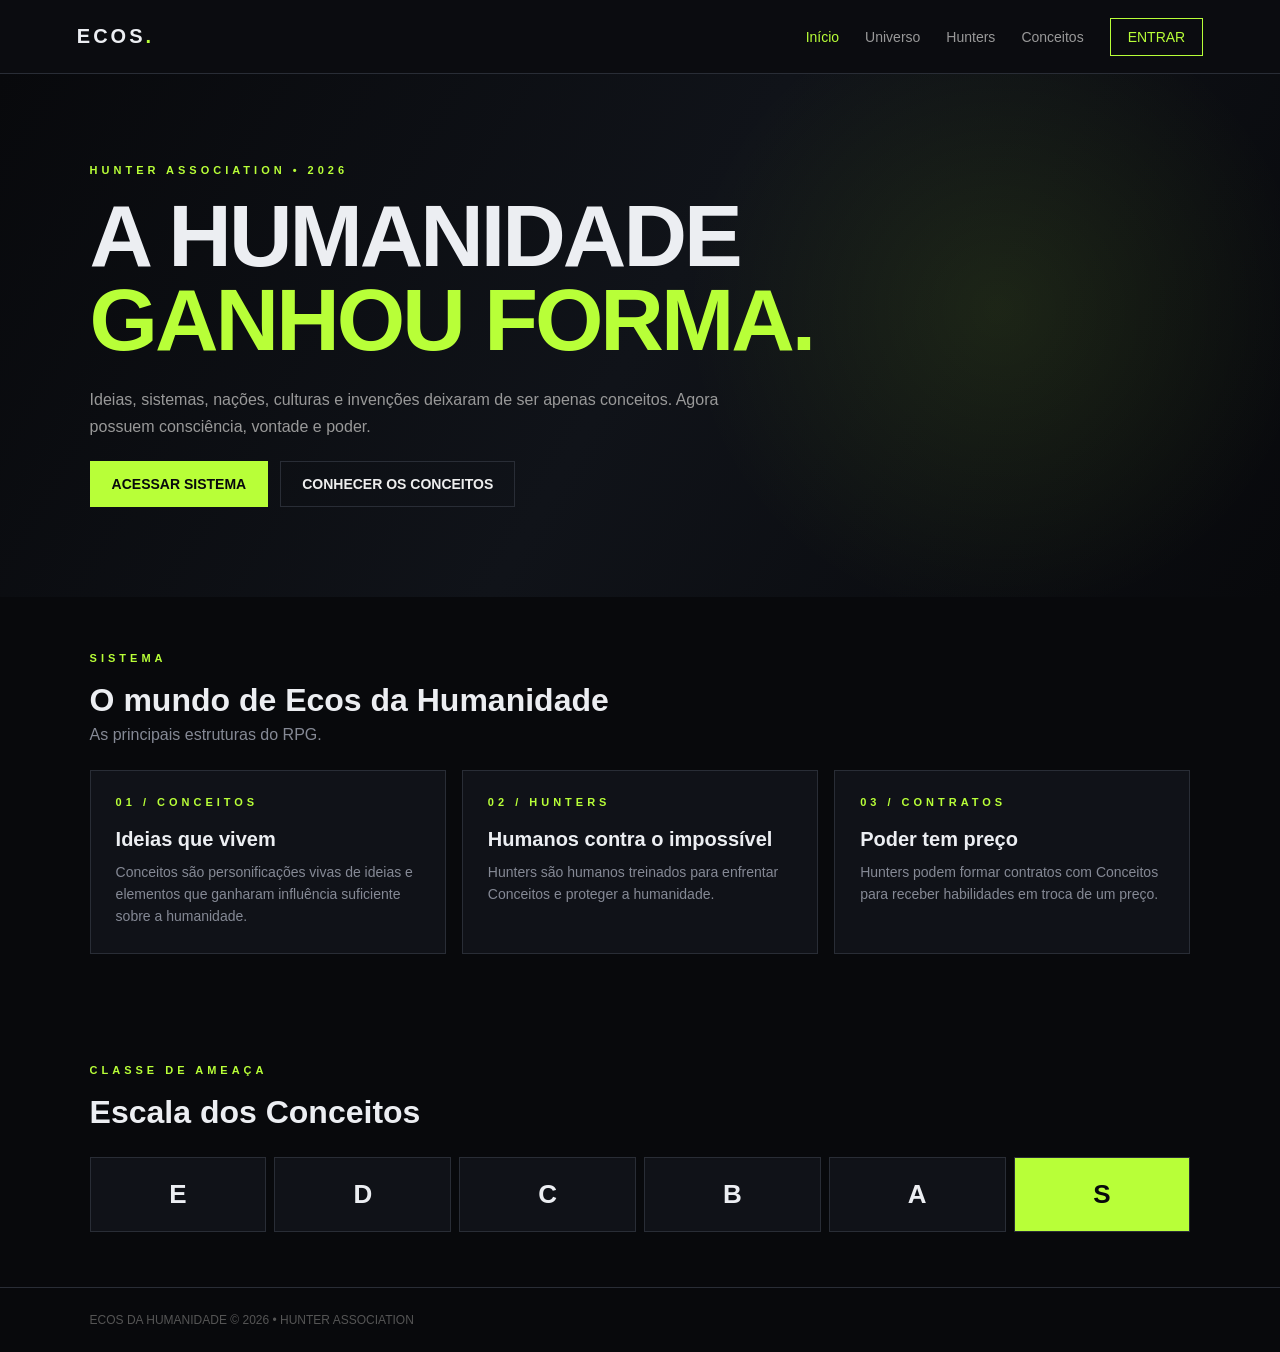
<file: index.html>
<!doctype html><html lang="pt-BR"><head><meta charset="utf-8"><meta name="viewport" content="width=device-width,initial-scale=1.0"><title>Ecos da Humanidade — Hunter Association</title><link rel="stylesheet" href="main.css"></head><body><header><div class="logo"><a id="site-brand" href="index.html">ECOS<span>.</span></a></div><nav id="site-nav"></nav></header><main id="app"></main><footer id="site-footer"></footer><script src="ecos_constants.js"></script><script src="ecos_core.js"></script><script src="index.js"></script></body></html>
</file>
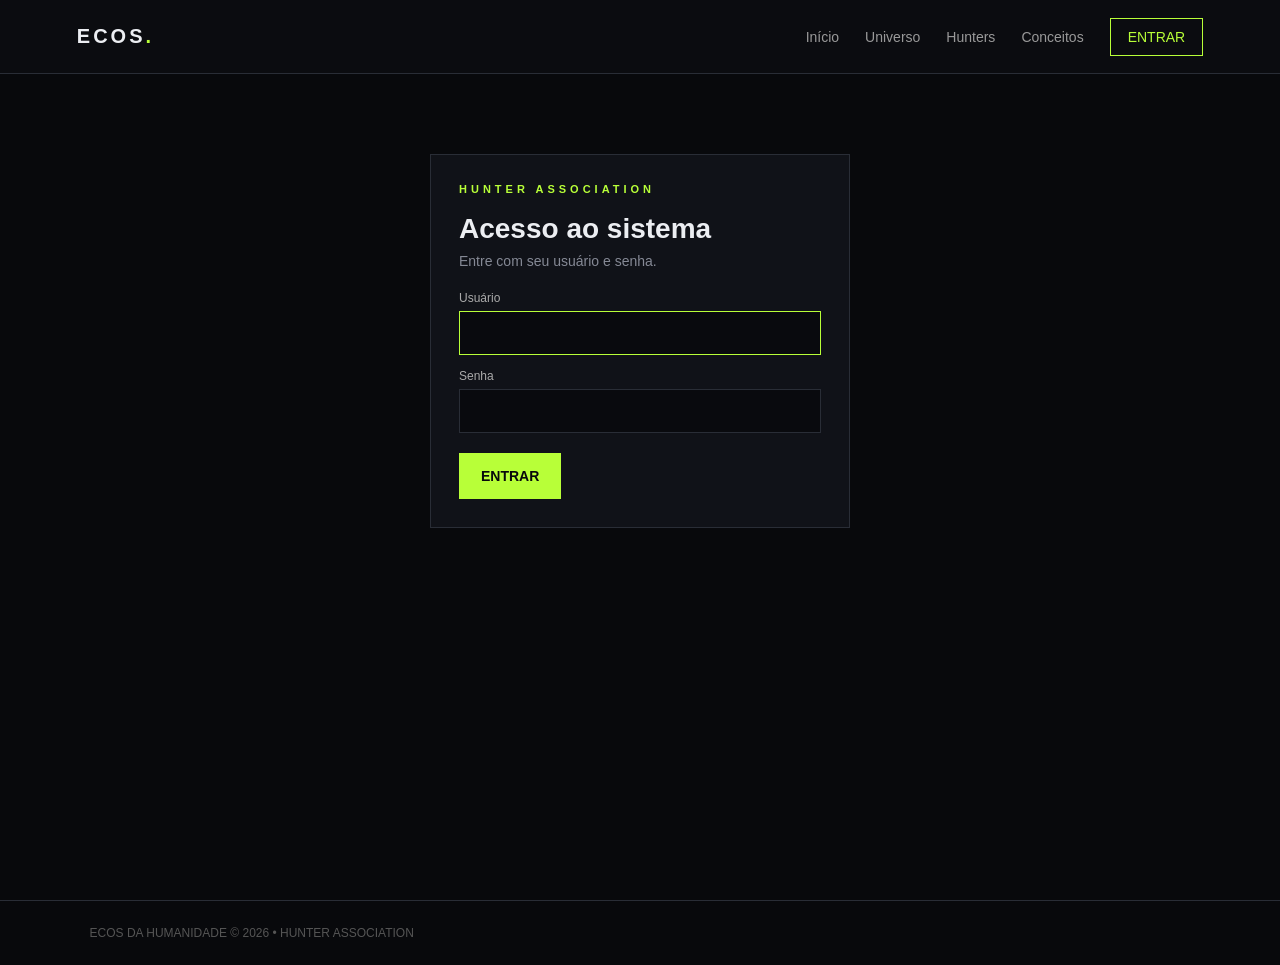
<file: apagar_ficha.html>
<!doctype html><html lang="pt-BR"><head><meta charset="utf-8"><meta name="viewport" content="width=device-width,initial-scale=1.0"><title>Apagar Ficha — Hunter Association</title><link rel="stylesheet" href="main.css"></head><body><header><div class="logo"><a id="site-brand" href="index.html">ECOS<span>.</span></a></div><nav id="site-nav"></nav></header><main id="app"></main><footer id="site-footer"></footer><script src="ecos_constants.js"></script><script src="ecos_core.js"></script><script src="apagar_ficha.js"></script></body></html>
</file>
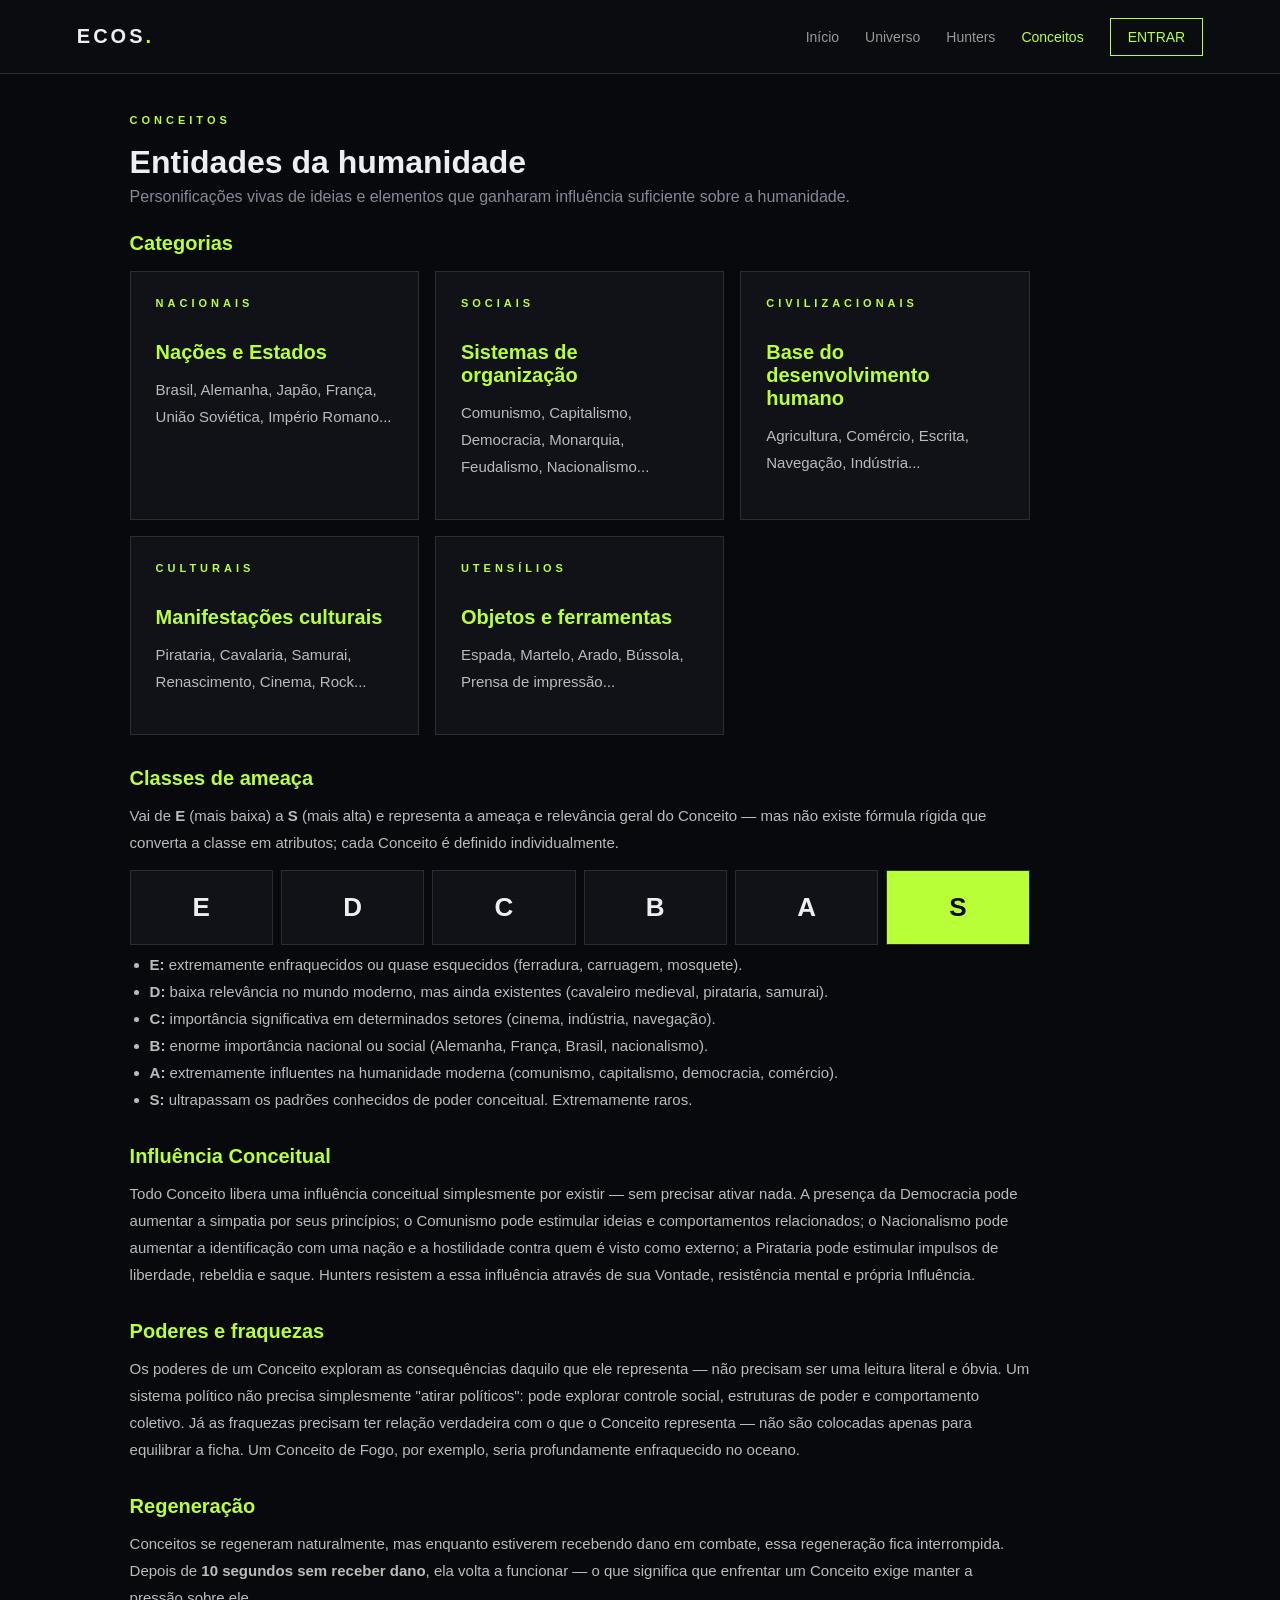
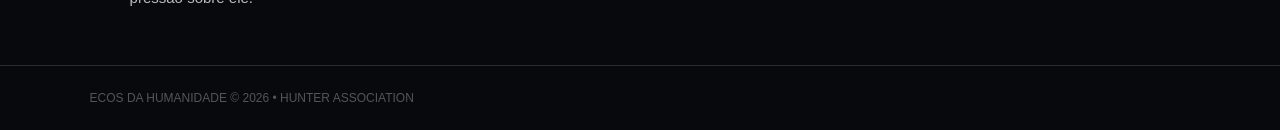
<file: conceitos.html>
<!doctype html><html lang="pt-BR"><head><meta charset="utf-8"><meta name="viewport" content="width=device-width,initial-scale=1.0"><title>Conceitos — Hunter Association</title><link rel="stylesheet" href="main.css"></head><body><header><div class="logo"><a id="site-brand" href="index.html">ECOS<span>.</span></a></div><nav id="site-nav"></nav></header><main id="app"></main><footer id="site-footer"></footer><script src="ecos_constants.js"></script><script src="ecos_core.js"></script><script src="conceitos.js"></script></body></html>
</file>
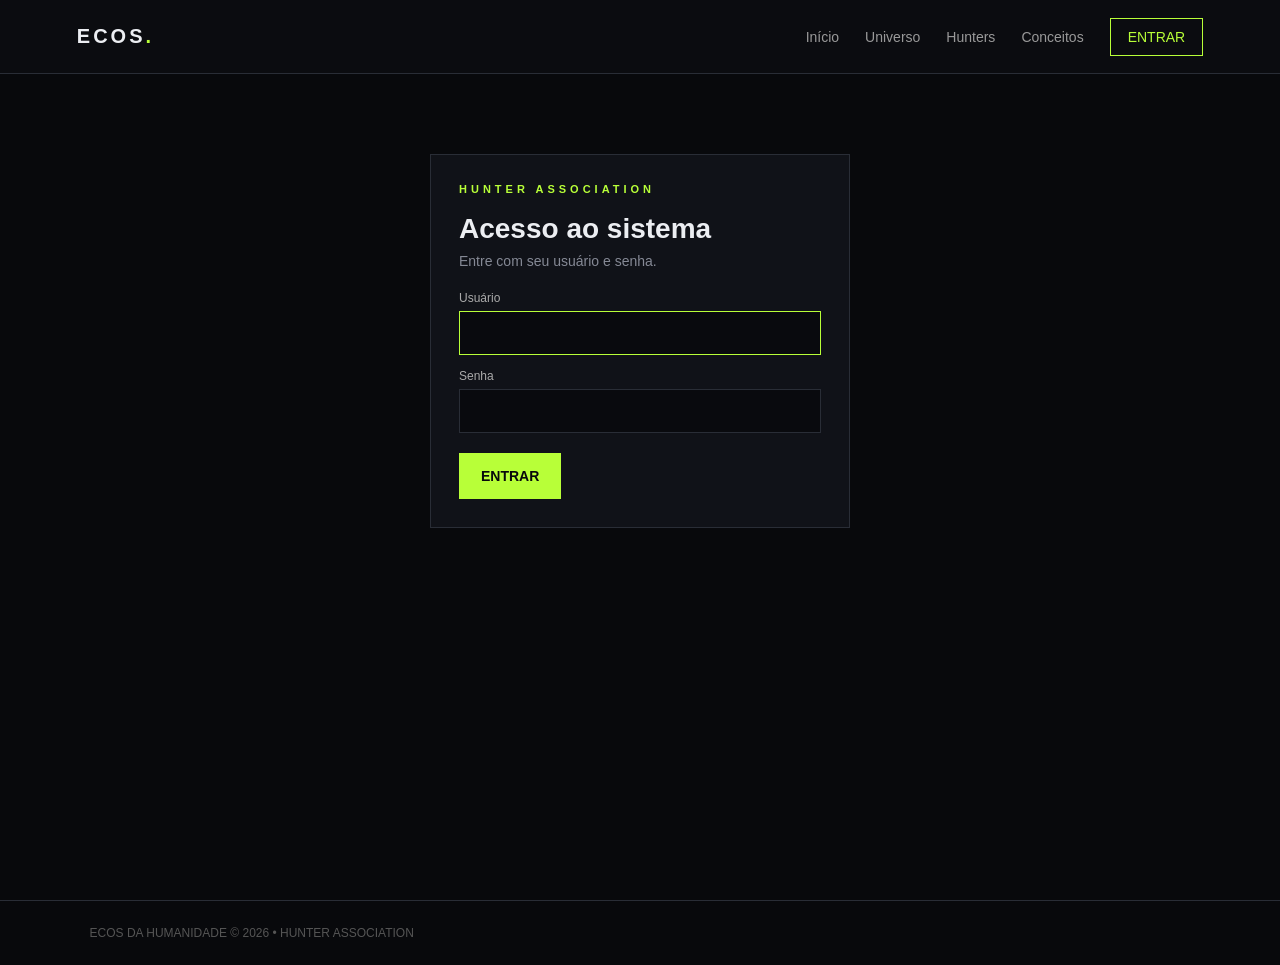
<file: criar_ficha.html>
<!doctype html><html lang="pt-BR"><head><meta charset="utf-8"><meta name="viewport" content="width=device-width,initial-scale=1.0"><title>Criar Ficha — Hunter Association</title><link rel="stylesheet" href="main.css"></head><body><header><div class="logo"><a id="site-brand" href="index.html">ECOS<span>.</span></a></div><nav id="site-nav"></nav></header><main id="app"></main><footer id="site-footer"></footer><script src="ecos_constants.js"></script><script src="ecos_core.js"></script><script src="ficha_forms.js"></script><script src="criar_ficha.js"></script></body></html>
</file>
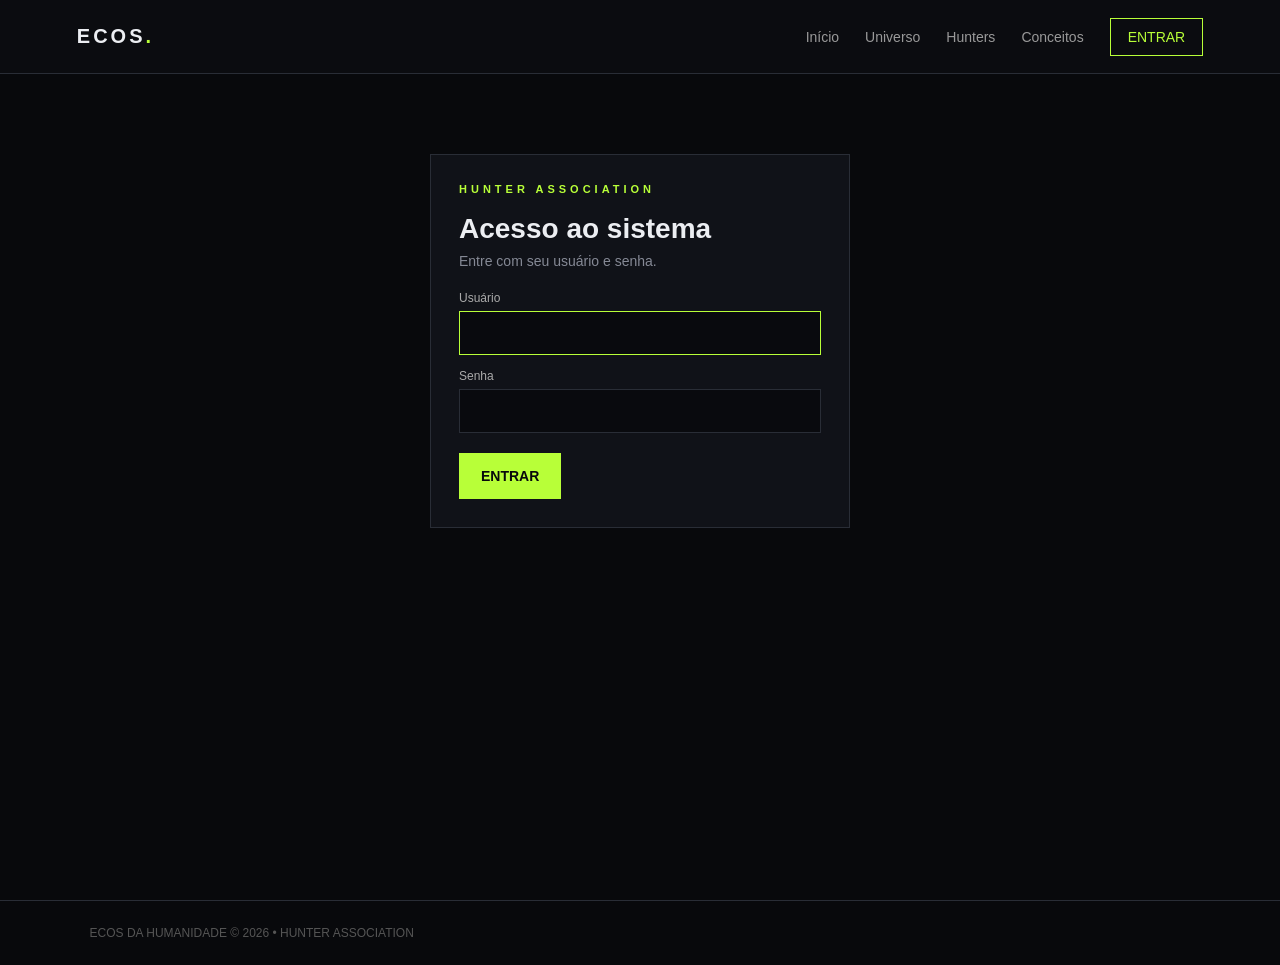
<file: criar_usuario.html>
<!doctype html><html lang="pt-BR"><head><meta charset="utf-8"><meta name="viewport" content="width=device-width,initial-scale=1.0"><title>Criar Usuário — Hunter Association</title><link rel="stylesheet" href="main.css"></head><body><header><div class="logo"><a id="site-brand" href="index.html">ECOS<span>.</span></a></div><nav id="site-nav"></nav></header><main id="app"></main><footer id="site-footer"></footer><script src="ecos_constants.js"></script><script src="ecos_core.js"></script><script src="criar_usuario.js"></script></body></html>
</file>
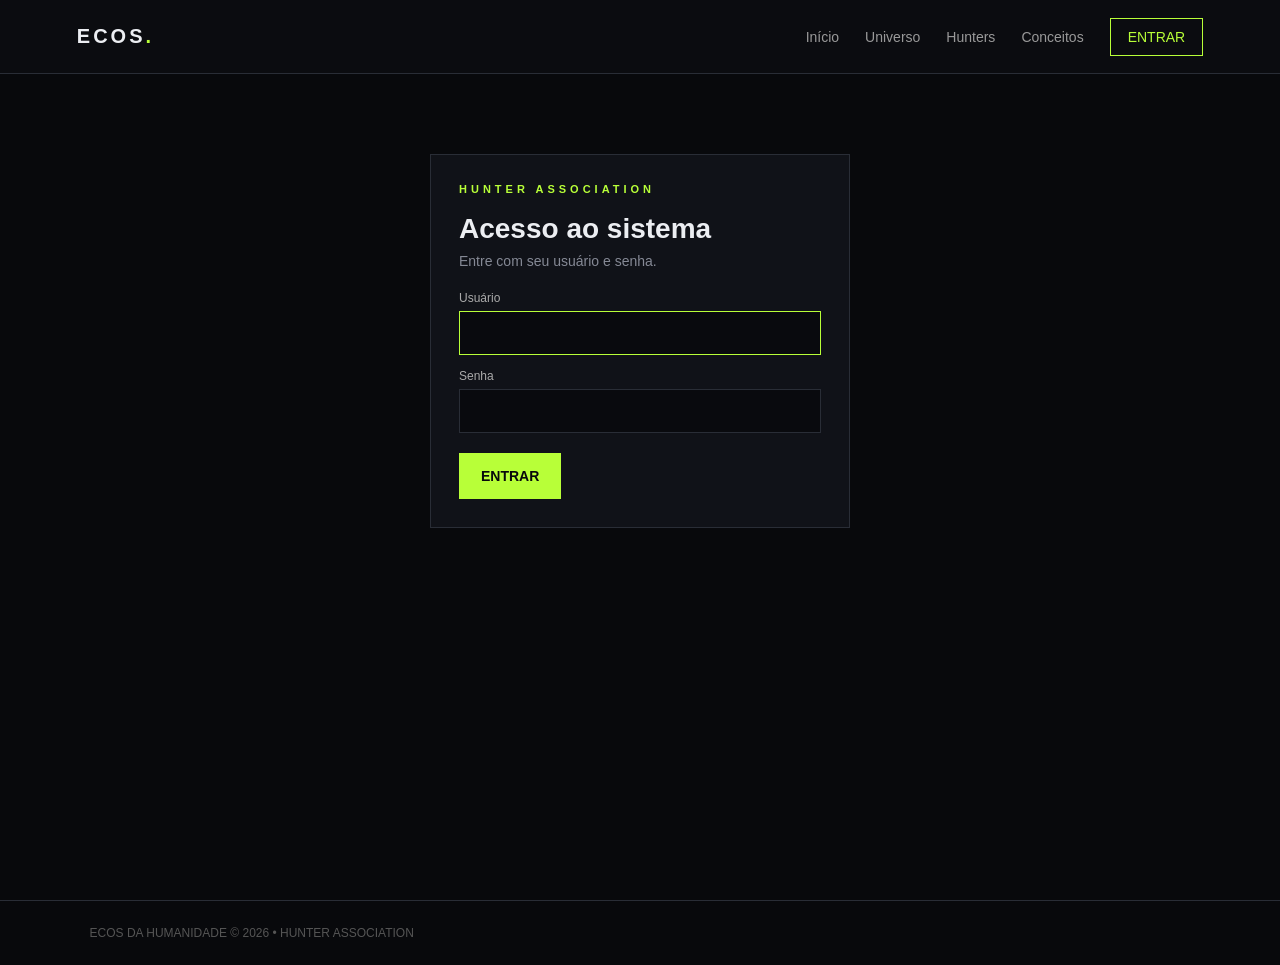
<file: editar_ficha.html>
<!doctype html><html lang="pt-BR"><head><meta charset="utf-8"><meta name="viewport" content="width=device-width,initial-scale=1.0"><title>Editar Ficha — Hunter Association</title><link rel="stylesheet" href="main.css"></head><body><header><div class="logo"><a id="site-brand" href="index.html">ECOS<span>.</span></a></div><nav id="site-nav"></nav></header><main id="app"></main><footer id="site-footer"></footer><script src="ecos_constants.js"></script><script src="ecos_core.js"></script><script src="ficha_forms.js"></script><script src="editar_ficha.js"></script></body></html>
</file>
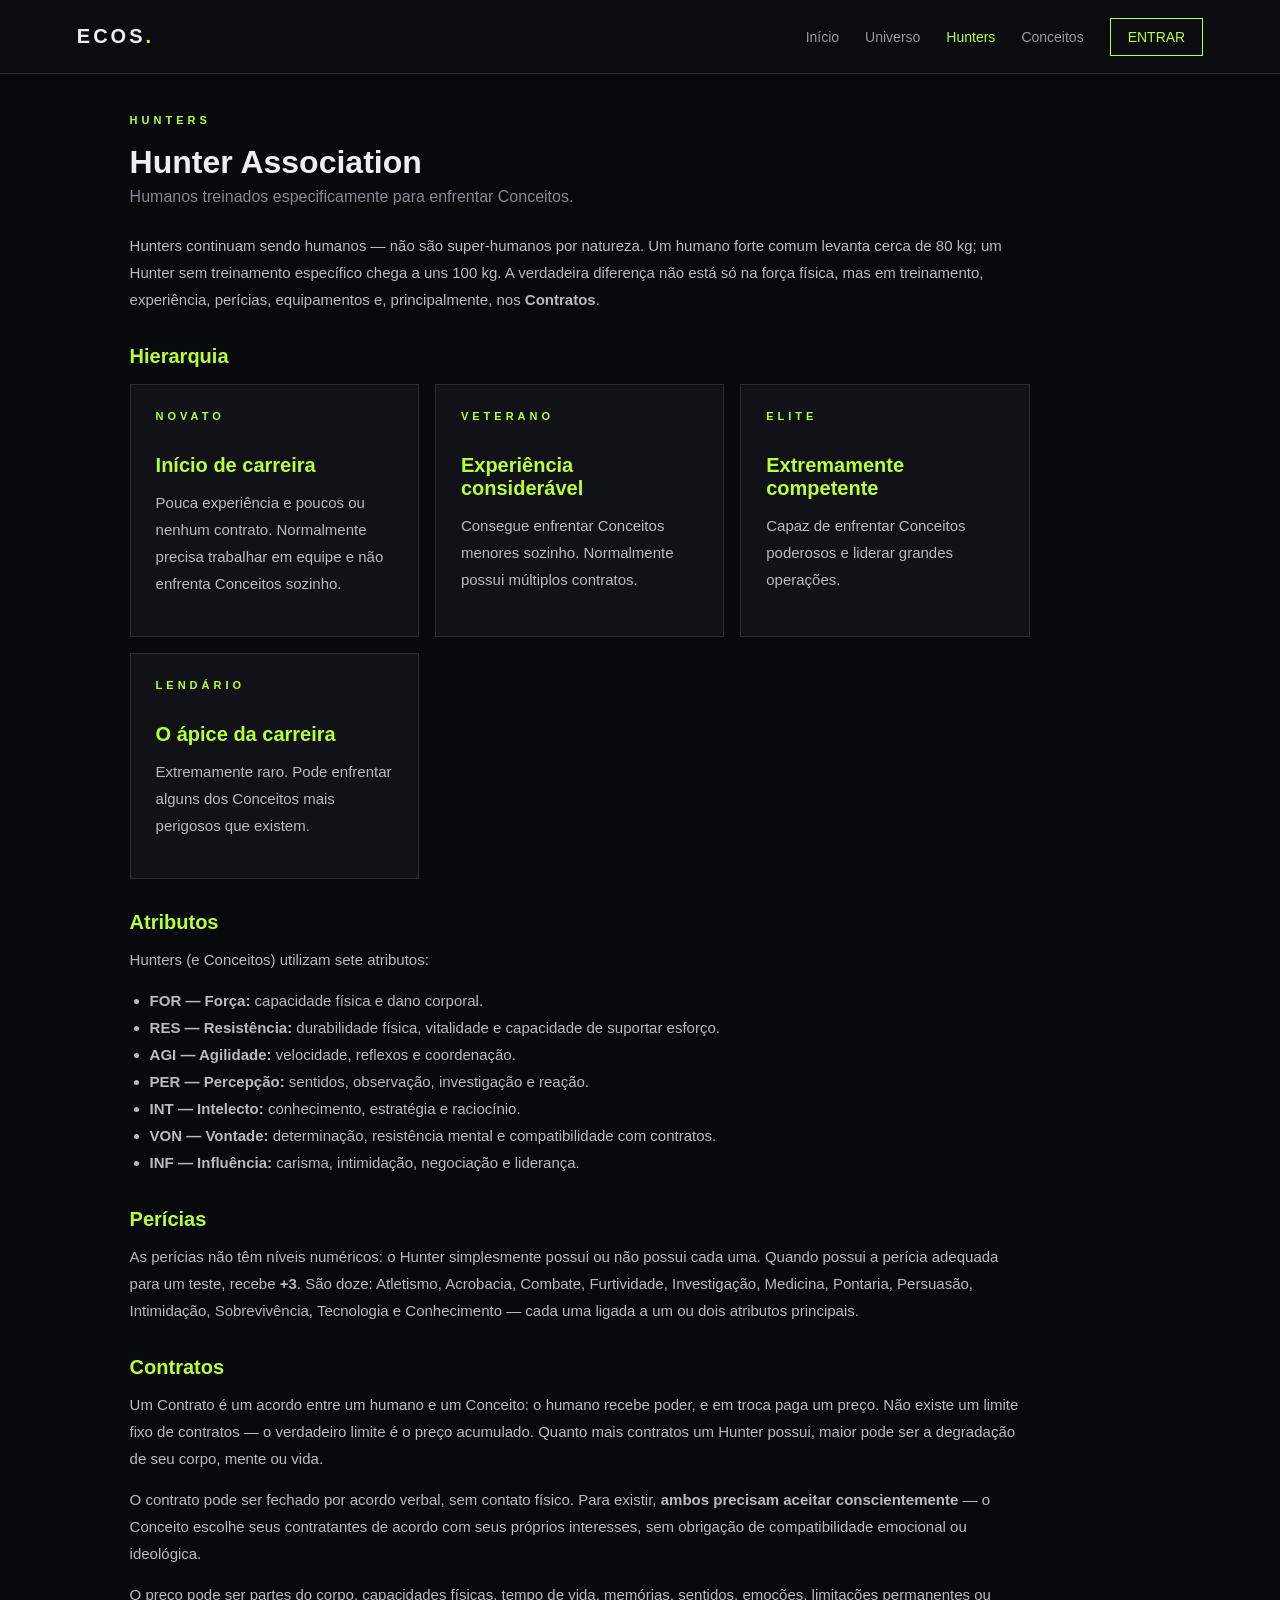
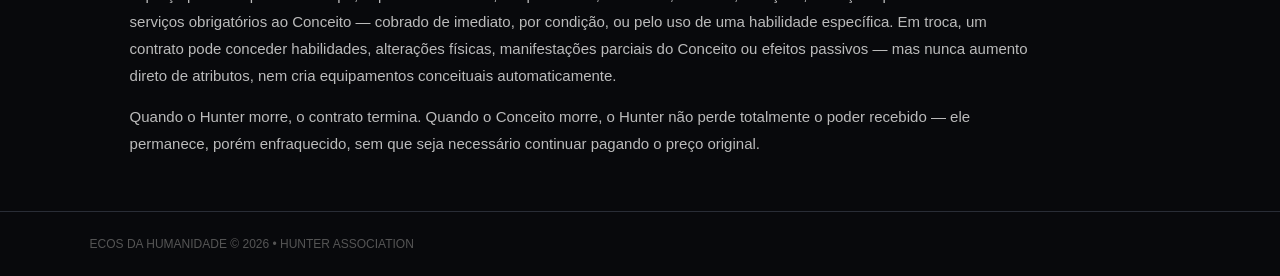
<file: hunters.html>
<!doctype html><html lang="pt-BR"><head><meta charset="utf-8"><meta name="viewport" content="width=device-width,initial-scale=1.0"><title>Hunters — Hunter Association</title><link rel="stylesheet" href="main.css"></head><body><header><div class="logo"><a id="site-brand" href="index.html">ECOS<span>.</span></a></div><nav id="site-nav"></nav></header><main id="app"></main><footer id="site-footer"></footer><script src="ecos_constants.js"></script><script src="ecos_core.js"></script><script src="hunters.js"></script></body></html>
</file>
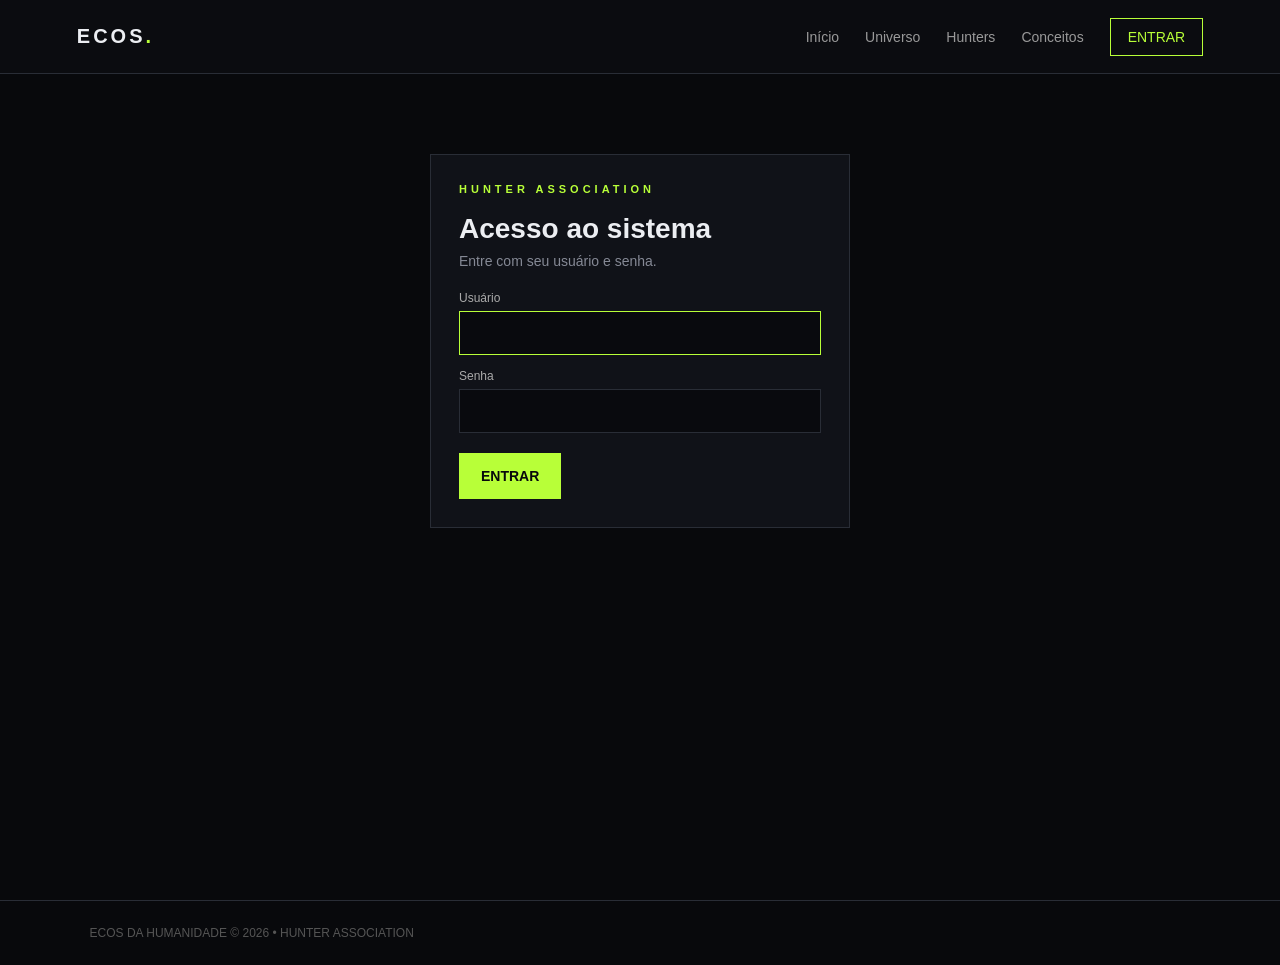
<file: listar_fichas.html>
<!doctype html><html lang="pt-BR"><head><meta charset="utf-8"><meta name="viewport" content="width=device-width,initial-scale=1.0"><title>Fichas — Hunter Association</title><link rel="stylesheet" href="main.css"></head><body><header><div class="logo"><a id="site-brand" href="index.html">ECOS<span>.</span></a></div><nav id="site-nav"></nav></header><main id="app"></main><footer id="site-footer"></footer><script src="ecos_constants.js"></script><script src="ecos_core.js"></script><script src="listar_fichas.js"></script></body></html>
</file>
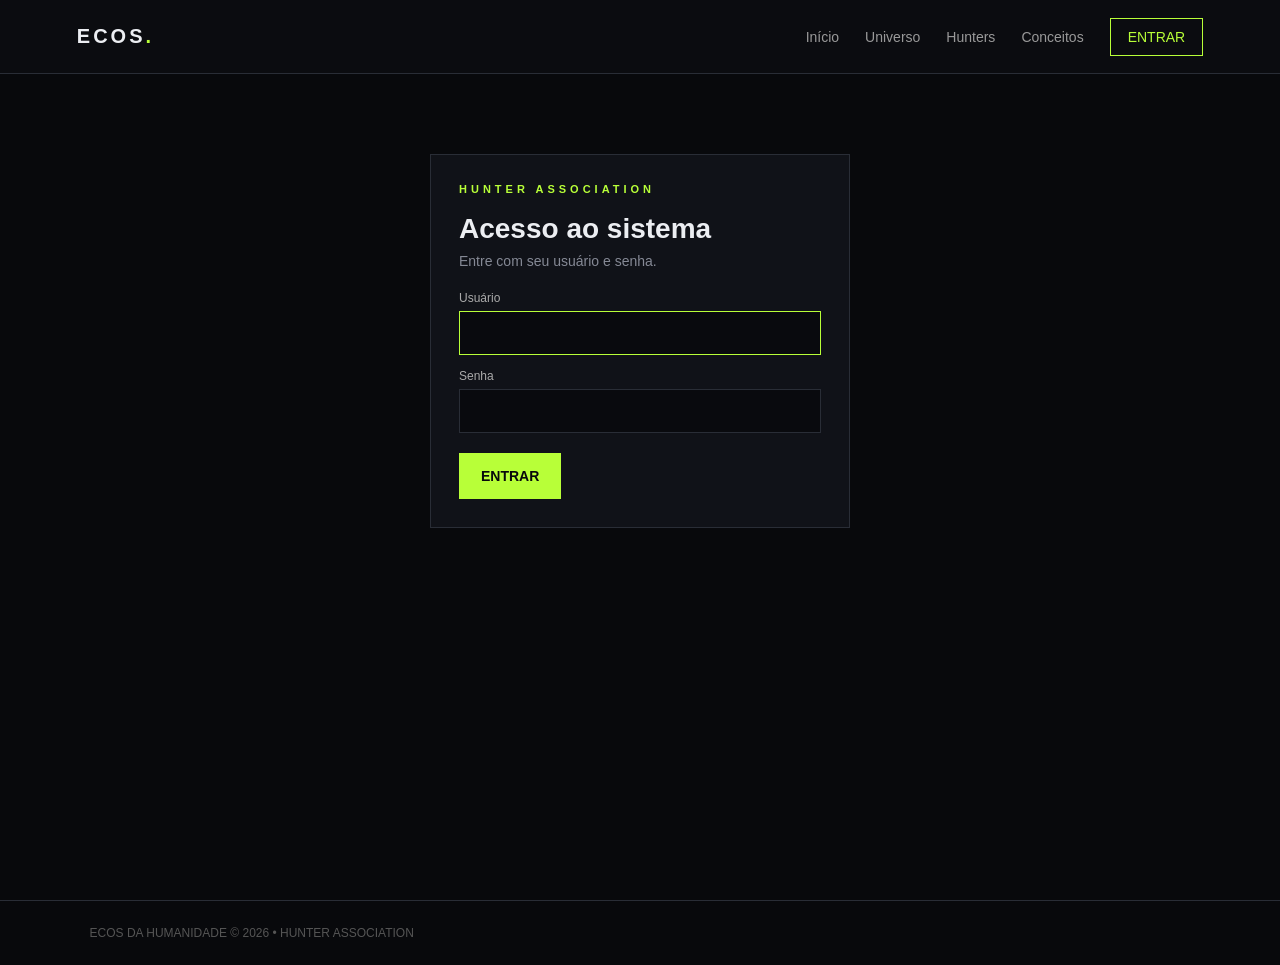
<file: login.html>
<!doctype html>
<html lang="pt-BR">
  <head>
    <meta charset="utf-8">
    <meta name="viewport" content="width=device-width,initial-scale=1.0">
    <title>Login — Hunter Association</title>
    <link rel="stylesheet" href="main.css">
  </head><body><header><div class="logo">
    <a id="site-brand" href="index.html">ECOS<span>.</span></a>
  </div><nav id="site-nav"></nav></header><main id="app"></main>
    <footer id="site-footer"></footer><script src="ecos_constants.js">
    </script><script src="ecos_core.js"></script><script src="login.js"></script></body></html>
</file>
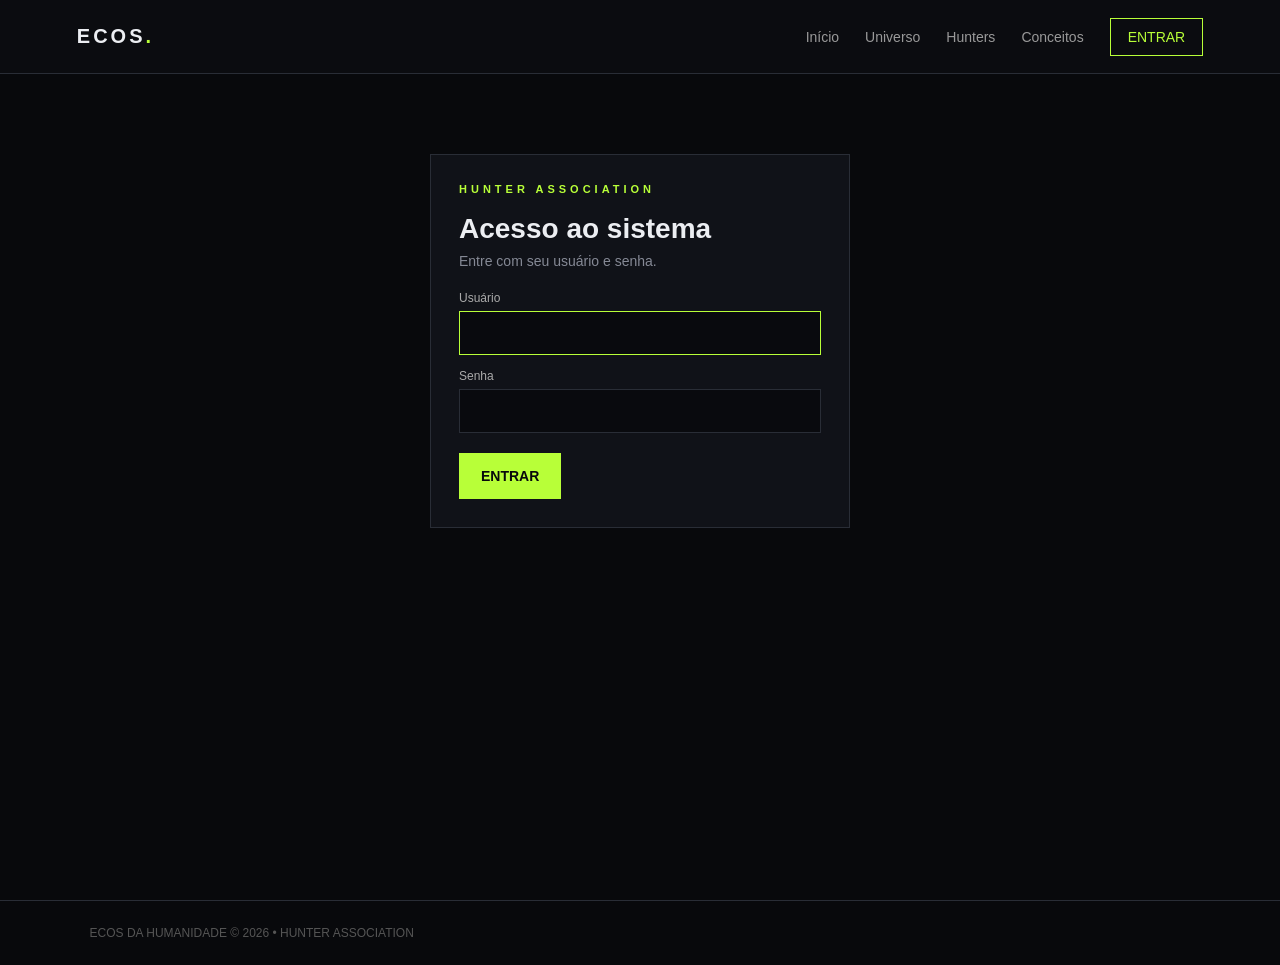
<file: logout.html>
<!doctype html><html lang="pt-BR"><head><meta charset="utf-8"><meta name="viewport" content="width=device-width,initial-scale=1.0"><title>Sair — Hunter Association</title><link rel="stylesheet" href="main.css"></head><body><header><div class="logo"><a id="site-brand" href="index.html">ECOS<span>.</span></a></div><nav id="site-nav"></nav></header><main id="app"></main><footer id="site-footer"></footer><script src="ecos_constants.js"></script><script src="ecos_core.js"></script><script src="logout.js"></script></body></html>
</file>
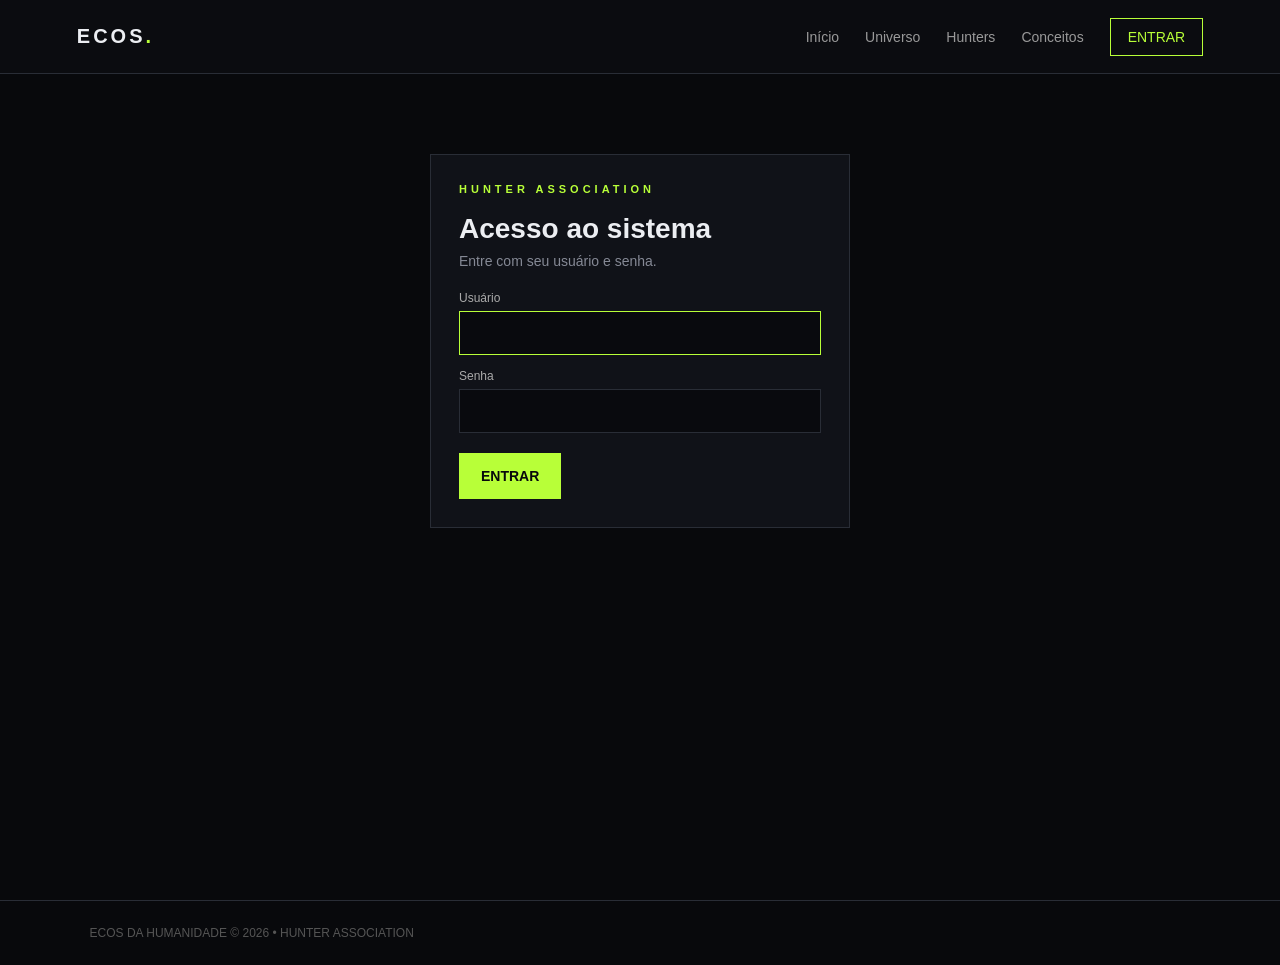
<file: painel.html>
<!doctype html>
<html lang="pt-BR">
  <head>
    <meta charset="utf-8">
    <meta name="viewport" content="width=device-width,initial-scale=1.0">
    <title>Painel — Hunter Association</title><link rel="stylesheet" href="main.css">
  </head><body><header><div class="logo"><a id="site-brand" href="index.html">ECOS<span>.</span></a>
  </div><nav id="site-nav"></nav></header><main id="app"></main><footer id="site-footer"></footer><script src="ecos_constants.js">
  </script><script src="ecos_core.js"></script><script src="painel.js"></script></body></html>
</file>
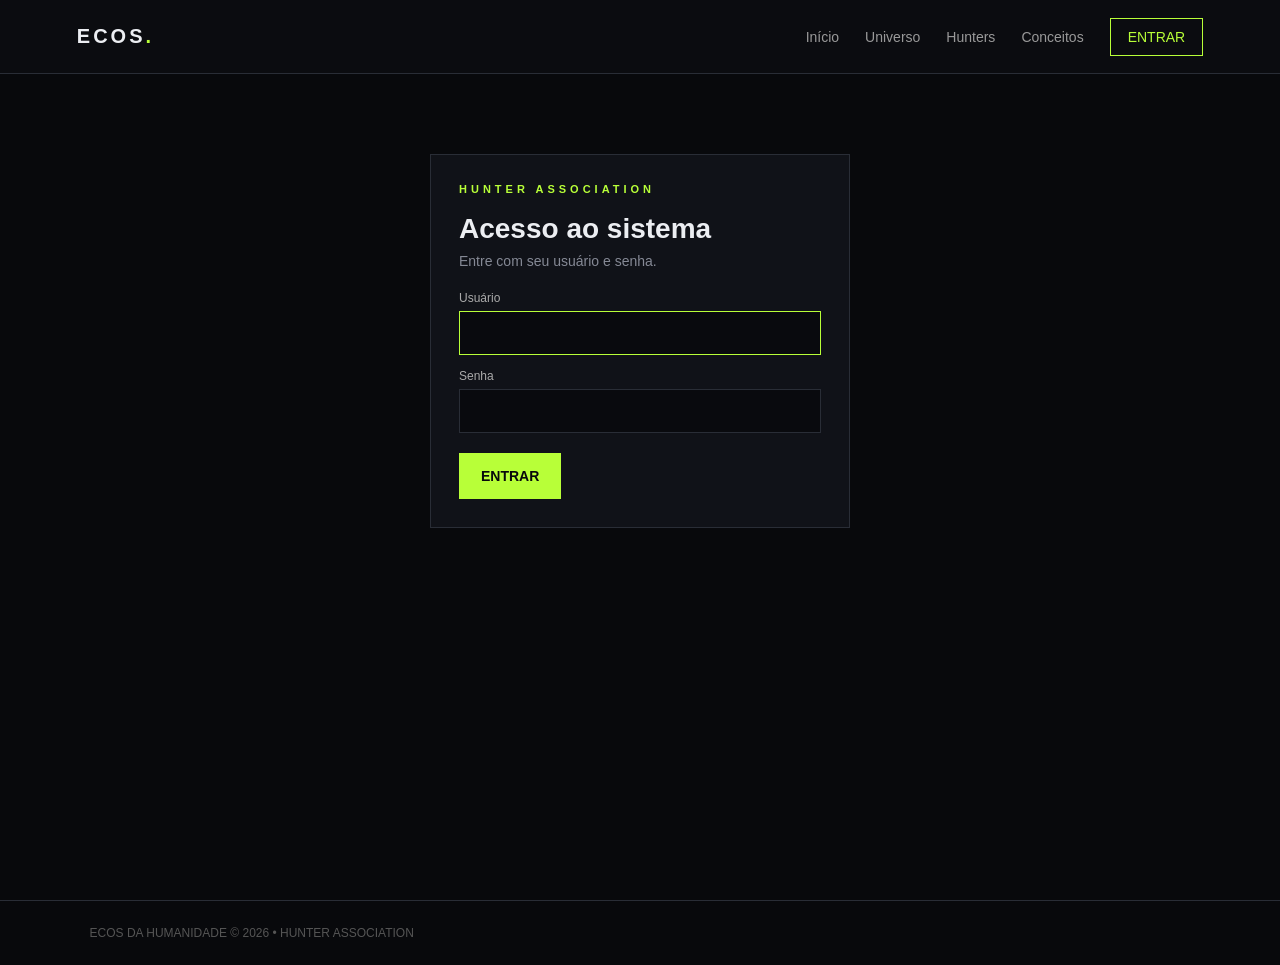
<file: salvar_ficha.html>
<!doctype html><html lang="pt-BR"><head><meta charset="utf-8"><meta name="viewport" content="width=device-width,initial-scale=1.0"><title>Salvar Ficha — Hunter Association</title><link rel="stylesheet" href="main.css"></head><body><header><div class="logo"><a id="site-brand" href="index.html">ECOS<span>.</span></a></div><nav id="site-nav"></nav></header><main id="app"></main><footer id="site-footer"></footer><script src="ecos_constants.js"></script><script src="ecos_core.js"></script><script src="ficha_forms.js"></script><script src="salvar_ficha.js"></script></body></html>
</file>
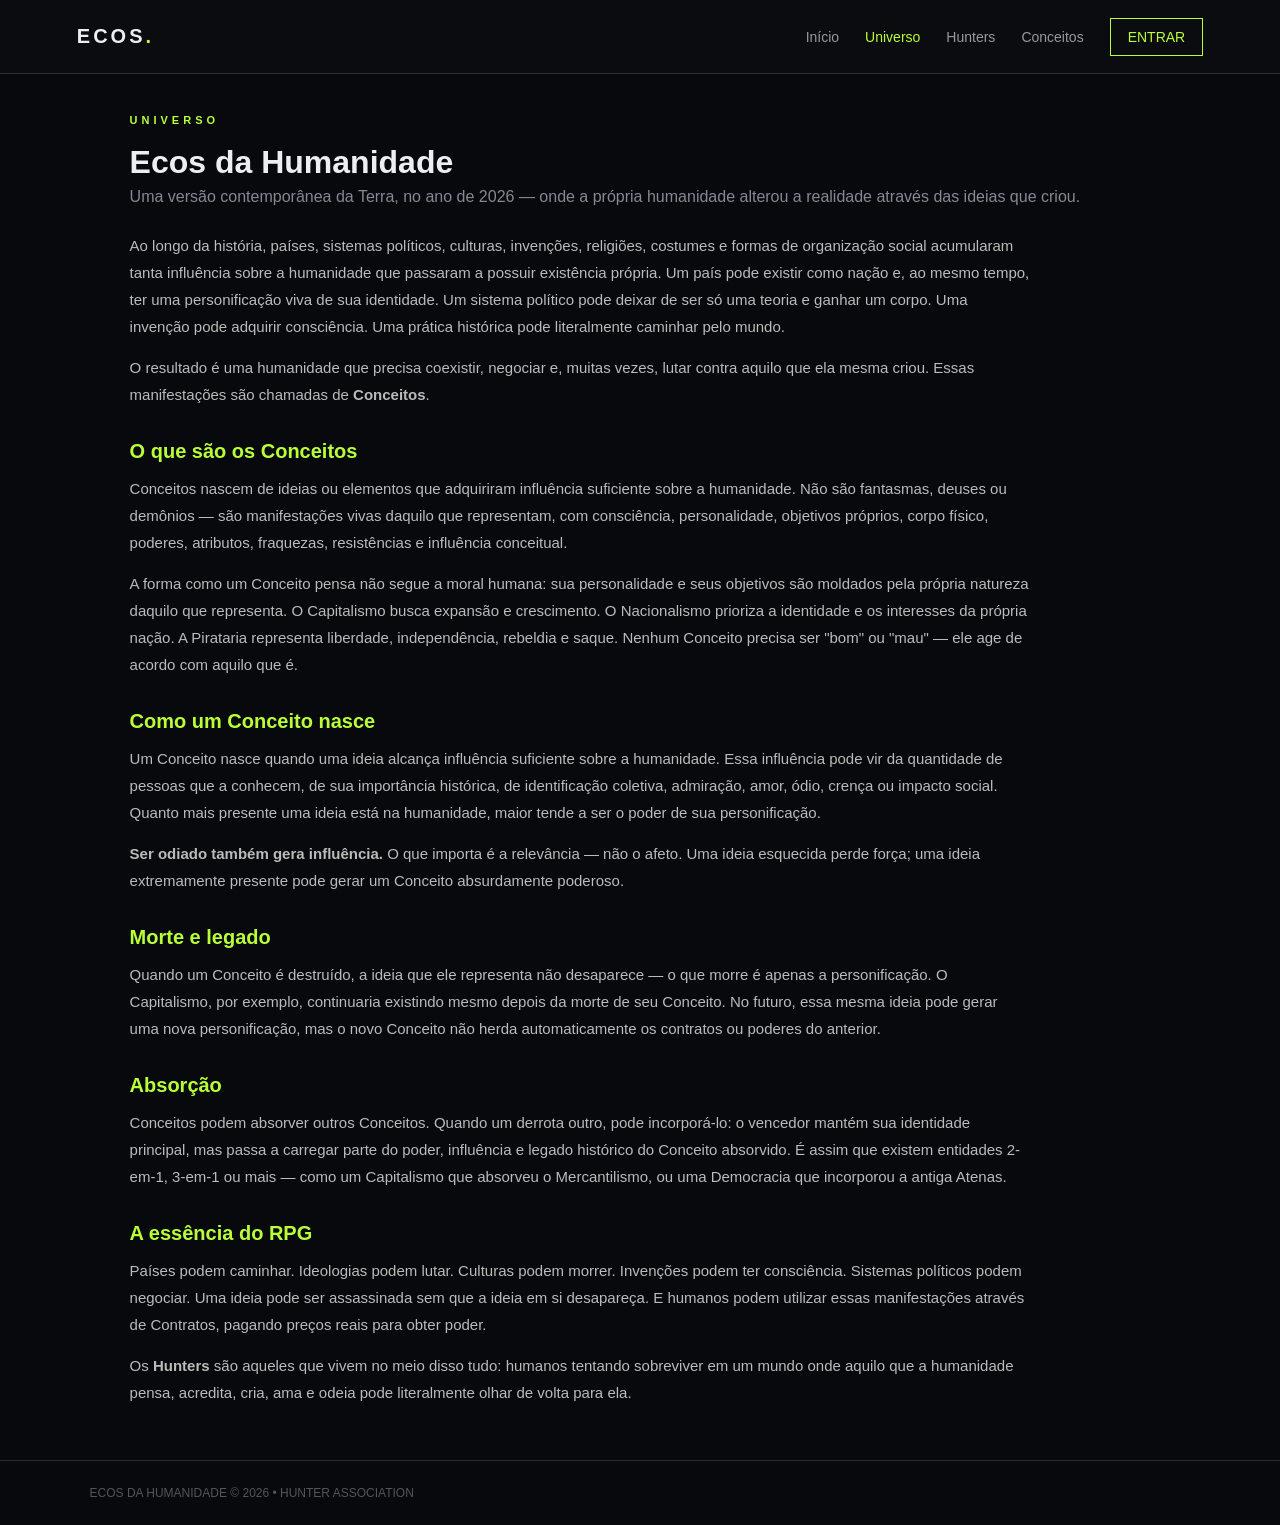
<file: universo.html>
<!doctype html><html lang="pt-BR"><head><meta charset="utf-8"><meta name="viewport" content="width=device-width,initial-scale=1.0"><title>Universo — Hunter Association</title><link rel="stylesheet" href="main.css"></head><body><header><div class="logo"><a id="site-brand" href="index.html">ECOS<span>.</span></a></div><nav id="site-nav"></nav></header><main id="app"></main><footer id="site-footer"></footer><script src="ecos_constants.js"></script><script src="ecos_core.js"></script><script src="universo.js"></script></body></html>
</file>
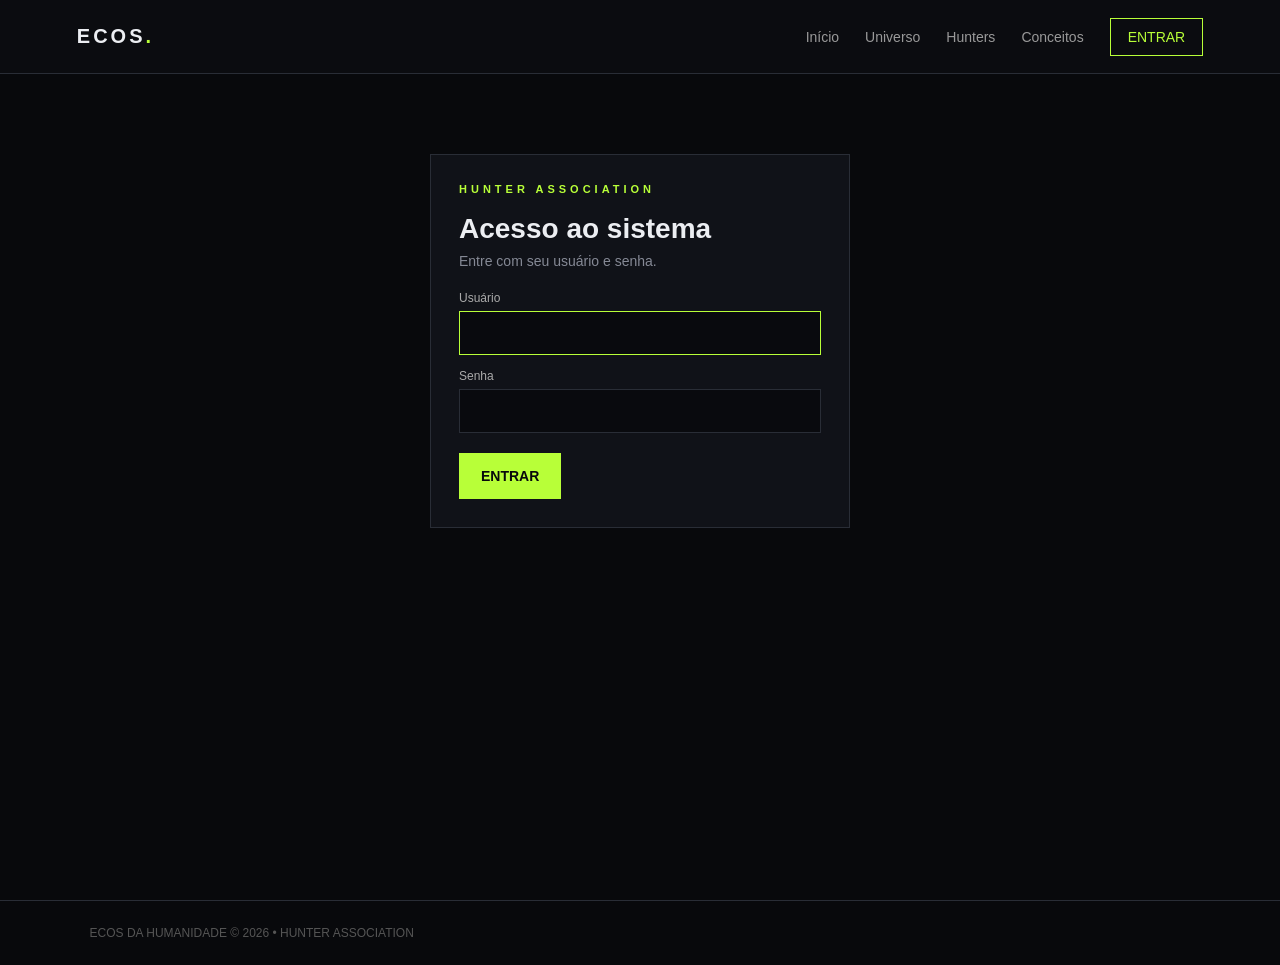
<file: ver_ficha.html>
<!doctype html><html lang="pt-BR"><head><meta charset="utf-8"><meta name="viewport" content="width=device-width,initial-scale=1.0"><title>Ficha — Hunter Association</title><link rel="stylesheet" href="main.css"></head><body><header><div class="logo"><a id="site-brand" href="index.html">ECOS<span>.</span></a></div><nav id="site-nav"></nav></header><main id="app"></main><footer id="site-footer"></footer><script src="ecos_constants.js"></script><script src="ecos_core.js"></script><script src="ficha_forms.js"></script><script src="ver_ficha.js"></script></body></html>
</file>
<file: main.css>
:root{--bg:#08090c;--panel:#101218;--panel2:#151820;--line:#292d36;--text:#eceef2;--muted:#858995;--accent:#b8ff38;--danger:#ff5252}
*{box-sizing:border-box;margin:0;padding:0}
body{font-family:Inter,Arial,sans-serif;background:var(--bg);color:var(--text);min-height:100vh}
button,input{font:inherit}
a{color:inherit}
.hidden{display:none!important}

header{min-height:74px;border-bottom:1px solid var(--line);display:flex;align-items:center;justify-content:space-between;padding:0 6%;background:#0b0c10;flex-wrap:wrap;gap:10px}
.logo{font-weight:900;letter-spacing:3px;font-size:20px}
.logo a{text-decoration:none;color:var(--text)}
.logo span{color:var(--accent)}
nav{display:flex;gap:26px;align-items:center;flex-wrap:wrap;padding:14px 0}
nav a{color:#999;text-decoration:none;font-size:14px;cursor:pointer}
nav a:hover{color:var(--accent)}
.login-btn{border:1px solid var(--accent)!important;color:var(--accent)!important;padding:10px 17px;display:inline-block}

.hero{min-height:480px;padding:90px 7%;display:flex;align-items:center;background:radial-gradient(circle at 78% 45%,#b8ff3818,transparent 30%),linear-gradient(120deg,#08090c,#101319,#08090c)}
.kicker{color:var(--accent);font-size:11px;letter-spacing:4px;font-weight:800;margin-bottom:18px;display:block}
.hero h1{font-size:clamp(40px,7vw,88px);line-height:.95;letter-spacing:-3px;margin-bottom:25px}
.hero h1 span{color:var(--accent)}
.hero p{max-width:650px;color:#999;line-height:1.7;font-size:16px}
.actions{display:flex;gap:12px;margin-top:20px;flex-wrap:wrap;align-items:center}
.btn{padding:14px 21px;border:1px solid var(--accent);background:var(--accent);color:#08090c;font-weight:800;cursor:pointer;text-decoration:none;display:inline-block;font-size:14px}
.btn.alt{background:transparent;color:#eee;border-color:var(--line)}
.btn.danger{background:transparent;color:var(--danger);border-color:var(--danger)}

section{padding:55px 7%}
.title{margin-bottom:26px}
.title h2{font-size:32px}
.title p{color:var(--muted);margin-top:7px}
.grid{display:grid;grid-template-columns:repeat(3,1fr);gap:16px}
.card{background:var(--panel);border:1px solid var(--line);padding:25px;min-height:150px}
.card:hover{border-color:#68723f}
.card h3{margin:20px 0 10px;font-size:20px}
.card p{color:var(--muted);font-size:14px;line-height:1.6}
.ranks{display:grid;grid-template-columns:repeat(6,1fr);gap:8px}
.rank{height:75px;background:var(--panel);border:1px solid var(--line);display:grid;place-items:center;font-size:26px;font-weight:900}
.rank:last-child{background:var(--accent);color:#08090c}

.page{padding:40px 7%;min-height:calc(100vh - 74px);max-width:1200px;margin:0 auto}
.panel{background:var(--panel);border:1px solid var(--line);padding:28px}
.auth{max-width:420px;margin:40px auto}
.auth h2{font-size:28px;margin-bottom:8px}
.auth p{color:var(--muted);font-size:14px;margin-bottom:22px}

label{display:block;color:#aaa;font-size:12px;margin:14px 0 6px}
input,select,textarea{width:100%;background:#090a0e;border:1px solid var(--line);color:#fff;padding:12px;outline:none;font:inherit}
input:focus,select:focus,textarea:focus{border-color:var(--accent)}
textarea{min-height:64px;resize:vertical}
input[type=file]{padding:8px 0;border:0}
.erro{color:var(--danger);margin-bottom:15px;font-size:14px}
.ok{color:var(--accent);margin-bottom:15px;font-size:14px}

.tabs{display:flex;gap:8px;margin-bottom:20px;flex-wrap:wrap}
.tab{padding:10px 15px;background:#0b0c10;border:1px solid var(--line);color:#aaa;cursor:pointer;text-decoration:none;font-size:13px;display:inline-block}
.tab.active{color:var(--accent);border-color:var(--accent)}

.sheet-grid{display:grid;grid-template-columns:repeat(4,1fr);gap:12px;margin-top:6px}
.stat{background:#0b0c10;border:1px solid var(--line);padding:15px;text-align:center}
.stat small{color:#777;display:block}
.stat strong{display:block;font-size:22px;margin-top:5px}

.sheet-list{display:grid;gap:10px}
.sheet{display:flex;justify-content:space-between;align-items:center;background:#0b0c10;border:1px solid var(--line);padding:16px;gap:12px;flex-wrap:wrap}
.sheet small{color:#777}
.sheet-actions{display:flex;gap:7px;flex-wrap:wrap}
.mini{padding:8px 12px;background:transparent;border:1px solid var(--line);color:#ddd;cursor:pointer;text-decoration:none;font-size:13px;display:inline-block}
.mini.edit{border-color:var(--accent);color:var(--accent)}
.mini.delete{border-color:var(--danger);color:var(--danger)}

footer{padding:25px 7%;border-top:1px solid var(--line);color:#555;font-size:12px}

/* ===== Formulários de ficha ===== */
.form-section{margin-bottom:24px;padding-bottom:20px;border-bottom:1px solid var(--line)}
.form-section:last-of-type{border-bottom:0}
.form-section h4{color:var(--accent);font-size:12px;letter-spacing:2px;margin-bottom:12px}
.form-row{display:grid;grid-template-columns:repeat(auto-fit,minmax(150px,1fr));gap:14px}
.attr-grid{grid-template-columns:repeat(auto-fit,minmax(70px,1fr))}
.attr-grid input{text-align:center}
.attr-grid label{text-align:center}

.skill-check{display:grid;grid-template-columns:repeat(auto-fit,minmax(150px,1fr));gap:8px}
.skill-check label{display:flex;align-items:center;gap:8px;background:#0b0c10;border:1px solid var(--line);padding:10px 12px;cursor:pointer;font-size:13px;color:#ccc;margin:0}
.skill-check input{width:auto}
.skill-check label:has(input:checked){border-color:var(--accent);color:var(--accent)}

.repeater-row{background:#0b0c10;border:1px solid var(--line);padding:16px 16px 4px;margin-bottom:10px;position:relative}
.repeater-remove{position:absolute;top:8px;right:8px;background:none;border:1px solid var(--line);color:var(--danger);width:26px;height:26px;cursor:pointer;font-size:12px;line-height:1}
.repeater-add{padding:10px 14px;background:transparent;border:1px dashed var(--line);color:var(--accent);cursor:pointer;width:100%;margin-top:2px;font-size:13px}
.repeater-add:hover{border-color:var(--accent)}

.badge{display:inline-block;padding:3px 9px;border:1px solid var(--accent);color:var(--accent);font-size:11px;font-weight:700;margin:0 6px 4px 0}
.badge.threat-S,.badge.threat-A{border-color:var(--danger);color:var(--danger)}
.badge.hidden-flag{border-color:var(--muted);color:var(--muted)}
.entry-block{background:#0b0c10;border-left:2px solid var(--accent);padding:10px 14px;margin-bottom:8px}
.entry-block strong{display:block;margin-bottom:3px;font-size:14px}
.entry-block span{color:var(--muted);font-size:13px;line-height:1.5;white-space:pre-line}
.section-label{color:var(--accent);font-size:11px;letter-spacing:2px;margin:22px 0 8px;display:block}
.section-label:first-of-type{margin-top:0}
.empty-hint,.empty-state{color:#666;font-size:13px;font-style:italic}
.empty-state{padding:26px;text-align:center;border:1px dashed var(--line);font-style:normal}

.ficha-img{width:220px;max-width:100%;border:1px solid var(--line);object-fit:cover;margin-bottom:18px;display:block}
.checkbox-row{display:flex;align-items:center;gap:8px}
.checkbox-row input{width:auto}

/* ===== Conteúdo de lore ===== */
.lore-block{max-width:900px}
.lore-block h3{font-size:20px;margin:32px 0 12px;color:var(--accent)}
.lore-block h3:first-child{margin-top:0}
.lore-block p{color:#bbb;line-height:1.8;margin-bottom:14px;font-size:15px}
.lore-block ul{margin:6px 0 18px 20px;color:#bbb;line-height:1.8;font-size:15px}
.lore-block .grid{margin:16px 0 8px}

@media(max-width:800px){
  .grid{grid-template-columns:1fr}
  .ranks{grid-template-columns:repeat(3,1fr)}
  .sheet-grid{grid-template-columns:repeat(2,1fr)}
  .page{padding:30px 5%}
  section{padding:40px 5%}
}
nav a.active{color:var(--accent)}
.login-hint{margin-top:24px;padding:14px;background:#0b0c10;border:1px solid var(--line);color:#aaa;font-size:13px;line-height:1.7}.login-hint code{color:var(--text)}
.sheet-meta{color:#aaa;margin-bottom:18px}.view-text{color:#bbb;line-height:1.7;font-size:14px}.form-group{min-width:0}
</file>
